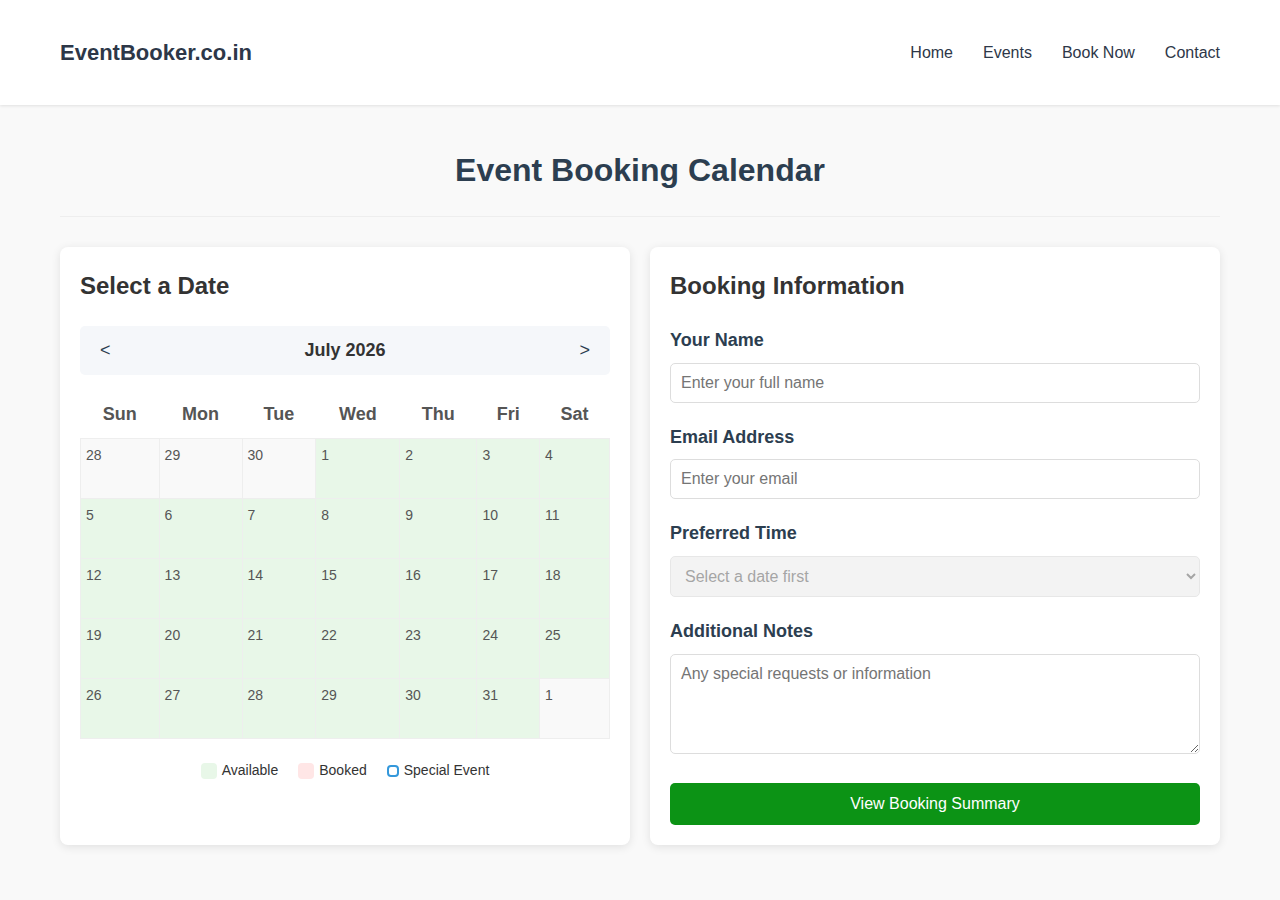
<file: Booknow.html>
<!DOCTYPE html>
<html lang="en">
<head>
    <meta charset="UTF-8">
    <meta name="viewport" content="width=device-width, initial-scale=1.0">
    <title>EventBooker.co.in</title>
    <link rel="icon" type="image/png" href="./images/eventbooker.jpg">
    <link rel="stylesheet" href="./main.css">
    <link rel="stylesheet" href="./responsive.css">
    <style>
        * {
            margin: 0;
            padding: 0;
            box-sizing: border-box;
            font-family: 'Segoe UI', Tahoma, Geneva, Verdana, sans-serif;
        }
        
        body {
            background-color: #f9f9f9;
            color: #333;
            line-height: 1.6;
        }
        
        .container {
            max-width: 1200px;
            margin: 0 auto;
            padding: 20px;
        }
        
        h1 {
            text-align: center;
            color: #2c3e50;
            padding: 20px 0;
            font-size: 32px;
            border-bottom: 1px solid #eee;
            margin-bottom: 30px;
        }
        
        .booking-container {
            display: flex;
            gap: 20px;
        }
        
        .calendar-container {
            flex: 1;
            background: white;
            border-radius: 8px;
            box-shadow: 0 2px 10px rgba(0, 0, 0, 0.1);
            padding: 20px;
        }
        
        .booking-info {
            flex: 1;
            background: white;
            border-radius: 8px;
            box-shadow: 0 2px 10px rgba(0, 0, 0, 0.1);
            padding: 20px;
        }
        
        .calendar-header {
            font-size: 24px;
            font-weight: 600;
            margin-bottom: 20px;
        }
        
        .month-navigation {
            display: flex;
            justify-content: space-between;
            align-items: center;
            background-color: #f5f7fa;
            padding: 10px 20px;
            border-radius: 5px;
            margin-bottom: 15px;
        }
        
        .month-navigation button {
            background: none;
            border: none;
            font-size: 18px;
            cursor: pointer;
            color: #2c3e50;
        }
        
        .month-year {
            font-weight: 600;
            font-size: 18px;
        }
        
        .calendar {
            width: 100%;
            border-collapse: collapse;
        }
        
        .calendar th {
            padding: 10px;
            text-align: center;
            font-weight: 600;
            color: #555;
        }
        
        .calendar td {
            padding: 15px 10px;
            text-align: center;
            border: 1px solid #eee;
            cursor: pointer;
            position: relative;
            height: 60px;
            vertical-align: top;
        }
        
        .calendar td:hover {
            background-color: #f5f7fa;
        }
        
        .date-number {
            position: absolute;
            top: 5px;
            left: 5px;
            font-size: 14px;
            color: #555;
        }
        
        .inactive {
            color: #ccc;
            background-color: #f9f9f9;
        }
        
        .today {
            border: 2px solid #3498db;
        }
        
        .available {
            background-color: #e8f7e8;
        }
        
        .booked {
            background-color: #ffe6e6;
        }
        
        .special-event {
            border: 2px solid #3498db;
        }
        
        .selected {
            background-color: #f5f5dc;
            border: 2px solid #f39c12;
        }
        
        .legend {
            display: flex;
            justify-content: center;
            gap: 20px;
            margin-top: 20px;
        }
        
        .legend-item {
            display: flex;
            align-items: center;
            gap: 5px;
            font-size: 14px;
        }
        
        .legend-color {
            width: 16px;
            height: 16px;
            border-radius: 4px;
        }
        
        .legend-available {
            background-color: #e8f7e8;
        }
        
        .legend-booked {
            background-color: #ffe6e6;
        }
        
        .legend-special {
            border: 2px solid #3498db;
            width: 12px;
            height: 12px;
        }
        
        .event-indicator {
            position: absolute;
            bottom: 5px;
            left: 0;
            right: 0;
            display: flex;
            justify-content: center;
            gap: 3px;
        }
        
        .event-dot {
            width: 6px;
            height: 6px;
            border-radius: 50%;
            background-color: #3498db;
        }
        
        .event-tooltip {
            position: absolute;
            background-color: #333;
            color: white;
            padding: 10px;
            border-radius: 5px;
            z-index: 100;
            width: 200px;
            box-shadow: 0 2px 10px rgba(0, 0, 0, 0.2);
            display: none;
            pointer-events: none;
        }
        
        .event-tooltip-title {
            font-weight: bold;
            margin-bottom: 5px;
        }
        
        .event-tooltip-time {
            font-size: 12px;
            margin-bottom: 5px;
        }
        
        .event-tooltip-location {
            font-size: 12px;
            font-style: italic;
        }
        
        .form-group {
            margin-bottom: 20px;
        }
        
        .form-group label {
            display: block;
            margin-bottom: 8px;
            font-weight: 600;
            color: #2c3e50;
        }
        
        .form-group input,
        .form-group textarea,
        .form-group select {
            width: 100%;
            padding: 10px;
            border: 1px solid #ddd;
            border-radius: 5px;
            font-size: 16px;
        }
        
        .form-group textarea {
            resize: vertical;
            min-height: 100px;
        }
        
        .btn {
            background-color: #0c9315;
            color: rgb(255, 255, 255);
            border: none;
            padding: 12px 20px;
            border-radius: 5px;
            cursor: pointer;
            font-size: 16px;
            width: 100%;
            transition: background-color 0.3s;
        }
        
        .btn:hover {
            background-color: #086226;
        }
        
        .event-details {
            margin-top: 20px;
            padding: 15px;
            background-color: #f5f7fa;
            border-radius: 5px;
            display: none;
        }
        
        .event-details h3 {
            margin-bottom: 10px;
            color: #2c3e50;
        }
        
        .event-info {
            margin-bottom: 5px;
        }
        
        .event-info strong {
            display: inline-block;
            min-width: 80px;
        }
        
        .tickets-section {
            margin-top: 20px;
            border-top: 1px solid #eee;
            padding-top: 15px;
        }
        
        .ticket-type {
            display: flex;
            justify-content: space-between;
            padding: 10px 0;
            border-bottom: 1px solid #eee;
        }
        
        .ticket-controls {
            display: flex;
            align-items: center;
            gap: 10px;
        }
        
        .quantity-control {
            display: flex;
            align-items: center;
        }
        
        .quantity-btn {
            background-color: #f0f0f0;
            color: #333;
            border: none;
            width: 30px;
            height: 30px;
            display: flex;
            align-items: center;
            justify-content: center;
            font-size: 18px;
            cursor: pointer;
        }
        
        .quantity {
            width: 40px;
            text-align: center;
            border: 1px solid #ddd;
            padding: 5px 0;
        }
        
        .booking-summary {
            margin-top: 20px;
            background-color: #f5f7fa;
            border-radius: 5px;
            padding: 15px;
        }
        
        .summary-title {
            font-weight: bold;
            margin-bottom: 10px;
        }
        
        .summary-row {
            display: flex;
            justify-content: space-between;
            margin-bottom: 5px;
        }
        
        .total-row {
            font-weight: bold;
            border-top: 1px solid #ddd;
            padding-top: 10px;
            margin-top: 10px;
        }
    </style>
</head>
<body>
    <header>
        <div class="container">
            <nav>
                <a href="#" class="logo">EventBooker.co.in</a>
                <ul class="nav-links">
                    <li><a href="index.html">Home</a></li>
                    <li><a href="Events.html">Events</a></li>
                    <li><a href="Booknow.html">Book Now</a></li>
                    <li><a href="Contacts.html">Contact</a></li>
                </ul>
            </nav>
        </div>
    </header>
    <div class="container">
        <h1>Event Booking Calendar</h1>
        
        <div class="booking-container">
            <div class="calendar-container">
                <div class="calendar-header">Select a Date</div>
                
                <div class="month-navigation">
                    <button id="prev-month">&lt;</button>
                    <div class="month-year" id="month-year">April 2025</div>
                    <button id="next-month">&gt;</button>
                </div>
                
                <table class="calendar" id="calendar">
                    <thead>
                        <tr>
                            <th>Sun</th>
                            <th>Mon</th>
                            <th>Tue</th>
                            <th>Wed</th>
                            <th>Thu</th>
                            <th>Fri</th>
                            <th>Sat</th>
                        </tr>
                    </thead>
                    <tbody id="calendar-body">
                        <!-- Calendar will be generated with JavaScript -->
                    </tbody>
                </table>
                
                <div class="legend">
                    <div class="legend-item">
                        <div class="legend-color legend-available"></div>
                        <span>Available</span>
                    </div>
                    <div class="legend-item">
                        <div class="legend-color legend-booked"></div>
                        <span>Booked</span>
                    </div>
                    <div class="legend-item">
                        <div class="legend-color legend-special"></div>
                        <span>Special Event</span>
                    </div>
                </div>
                
                <div class="event-tooltip" id="event-tooltip"></div>
            </div>
            
            <div class="booking-info">
                <div class="calendar-header">Booking Information</div>
                
                <div id="event-details" class="event-details">
                    <h3 id="event-title">Event Title</h3>
                    <div class="event-info"><strong>Date:</strong> <span id="event-date">April 15, 2025</span></div>
                    <div class="event-info"><strong>Time:</strong> <span id="event-time">7:00 PM - 9:00 PM</span></div>
                    <div class="event-info"><strong>Location:</strong> <span id="event-location">Grand Hall, Downtown</span></div>
                    <p id="event-description" style="margin-top: 10px;">
                        Event description will appear here with all the details about the event including activities, speakers, and more information.
                    </p>
                    
                    <div class="tickets-section">
                        <h3>Select Tickets</h3>
                        
                        <div class="ticket-type">
                            <div>
                                <div style="font-weight: bold;">General Ticket</div>
                                <div>₹2100.00</div>
                            </div>
                            <div class="ticket-controls">
                                <div class="quantity-control">
                                    <button class="quantity-btn" onclick="updateQuantity('general', -1)">-</button>
                                    <input type="text" class="quantity" id="general-quantity" value="0" readonly>
                                    <button class="quantity-btn" onclick="updateQuantity('general', 1)">+</button>
                                </div>
                            </div>
                        </div>
                        
                        <div class="ticket-type">
                            <div>
                                <div style="font-weight: bold;">VIP Access</div>
                                <div>₹7500.00</div>
                            </div>
                            <div class="ticket-controls">
                                <div class="quantity-control">
                                    <button class="quantity-btn" onclick="updateQuantity('vip', -1)">-</button>
                                    <input type="text" class="quantity" id="vip-quantity" value="0" readonly>
                                    <button class="quantity-btn" onclick="updateQuantity('vip', 1)">+</button>
                                </div>
                            </div>
                        </div>
                    </div>
                    
                    <div class="booking-summary">
                        <div class="summary-title">Booking Summary</div>
                        <div id="summary-items">
                            <!-- Will be populated by JavaScript -->
                            <div class="summary-row">
                                <div>No tickets selected</div>
                                <div></div>
                            </div>
                        </div>
                        <div class="summary-row total-row">
                            <div>Total</div>
                            <div id="total-amount">₹0.00</div>
                        </div>
                    </div>
                </div>
                
                <form id="booking-form">
                    <div class="form-group">
                        <label for="name">Your Name</label>
                        <input type="text" id="name" placeholder="Enter your full name" required>
                    </div>
                    
                    <div class="form-group">
                        <label for="email">Email Address</label>
                        <input type="email"  id="email" placeholder="Enter your email" required>
                    </div>
                    
                    <div class="form-group">
                        <label for="time">Preferred Time</label>
                        <select id="time" disabled>
                            <option value="">Select a date first</option>
                        </select>
                    </div>
                    
                    <div class="form-group">
                        <label for="notes">Additional Notes</label>
                        <textarea id="notes" placeholder="Any special requests or information"></textarea>
                    </div>
                    
                    <button type="button" class="btn" id="summary-btn">View Booking Summary</button>
                </form>
            </div>
        </div>
    </div>

    
    <script src="main.js"></script>
    <script src="validation.js"></script>
</body>
</html>
</file>
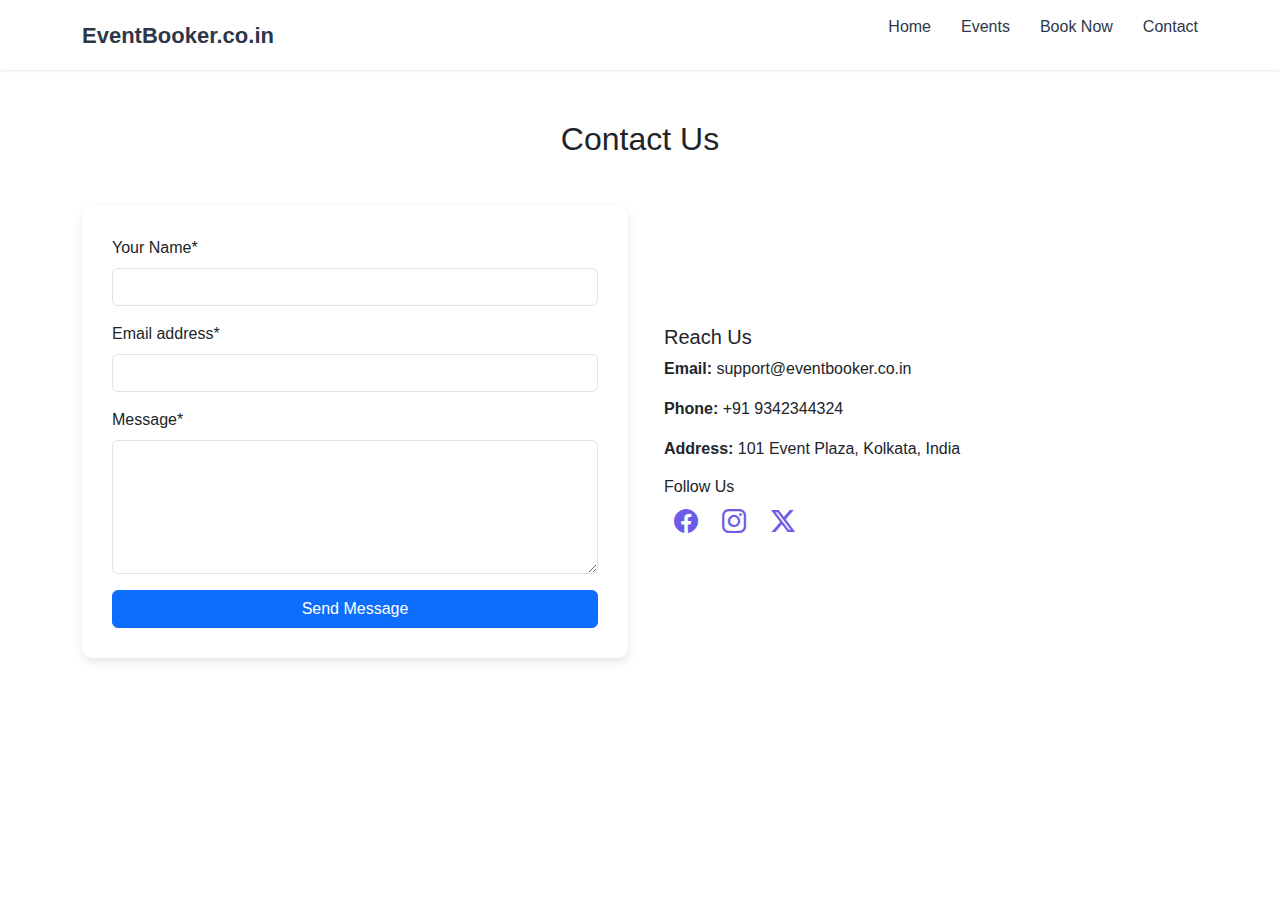
<file: Contacts.html>
<!DOCTYPE html>
<html lang="en">
<head>
  <meta charset="UTF-8" />
  <meta name="viewport" content="width=device-width, initial-scale=1.0"/>
  <title>EventBooker</title>
  <link rel="icon" type="image/png" href="./images/eventbooker.jpg">
  <link rel="stylesheet" href="./main.css">
  <link rel="stylesheet" href="./responsive.css">
  <link href="https://cdn.jsdelivr.net/npm/bootstrap@5.3.3/dist/css/bootstrap.min.css" rel="stylesheet"/>

</head>
<body>
    <header>
        <div class="container">
            <nav>
                <a href="#" class="logo">EventBooker.co.in</a>
                <ul class="nav-links">
                    <li><a href="index.html">Home</a></li>
                    <li><a href="Events.html">Events</a></li>
                    <li><a href="Booknow.html">Book Now</a></li>
                    <li><a href="Contacts.html">Contact</a></li>
                </ul>
            </nav>
        </div>
    </header>

  <div class="container contact-section">
    <h2 class="text-center mb-5">Contact Us</h2>
    <div class="row">
      <!--\ Contact Form -->
      <div class="col-md-6">
        <div class="contact-form">
          <form id="contactForm">
            <div class="mb-3">
              <label for="name" class="form-label">Your Name*</label>
              <input type="text" class="form-control" id="name" required />
            </div>
            <div class="mb-3">
              <label for="email" class="form-label">Email address*</label>
              <input type="email" class="form-control" id="email" required />
            </div>
            <div class="mb-3">
              <label for="message" class="form-label">Message*</label>
              <textarea class="form-control" id="message" rows="5" required></textarea>
            </div>
            <button type="submit" class="btn btn-primary w-100">Send Message</button>
          </form>
          <div id="contactConfirmation" class="alert alert-success mt-3 d-none">
            ✅ Message sent successfully!
          </div>
        </div>
      </div>

      <!-- Contact Info -->
      <div class="col-md-6 d-flex flex-column justify-content-center align-items-start px-4">
        <h5>Reach Us</h5>
        <p><strong>Email:</strong> support@eventbooker.co.in</p>
        <p><strong>Phone:</strong> +91 9342344324</p>
        <p><strong>Address:</strong> 101 Event Plaza, Kolkata, India</p>
        <h6>Follow Us</h6>
        <div class="social-icons">
          <a href="#"><i class="bi bi-facebook"></i></a>
          <a href="#"><i class="bi bi-instagram"></i></a>
          <a href="#"><i class="bi bi-twitter-x"></i></a>
        </div>
      </div>
    </div>
  </div>

  <script src="main.js"></script>
  <script src="validation.js"></script>
<link href="https://cdn.jsdelivr.net/npm/bootstrap-icons@1.10.5/font/bootstrap-icons.css" rel="stylesheet">
</body>
</html>
</file>
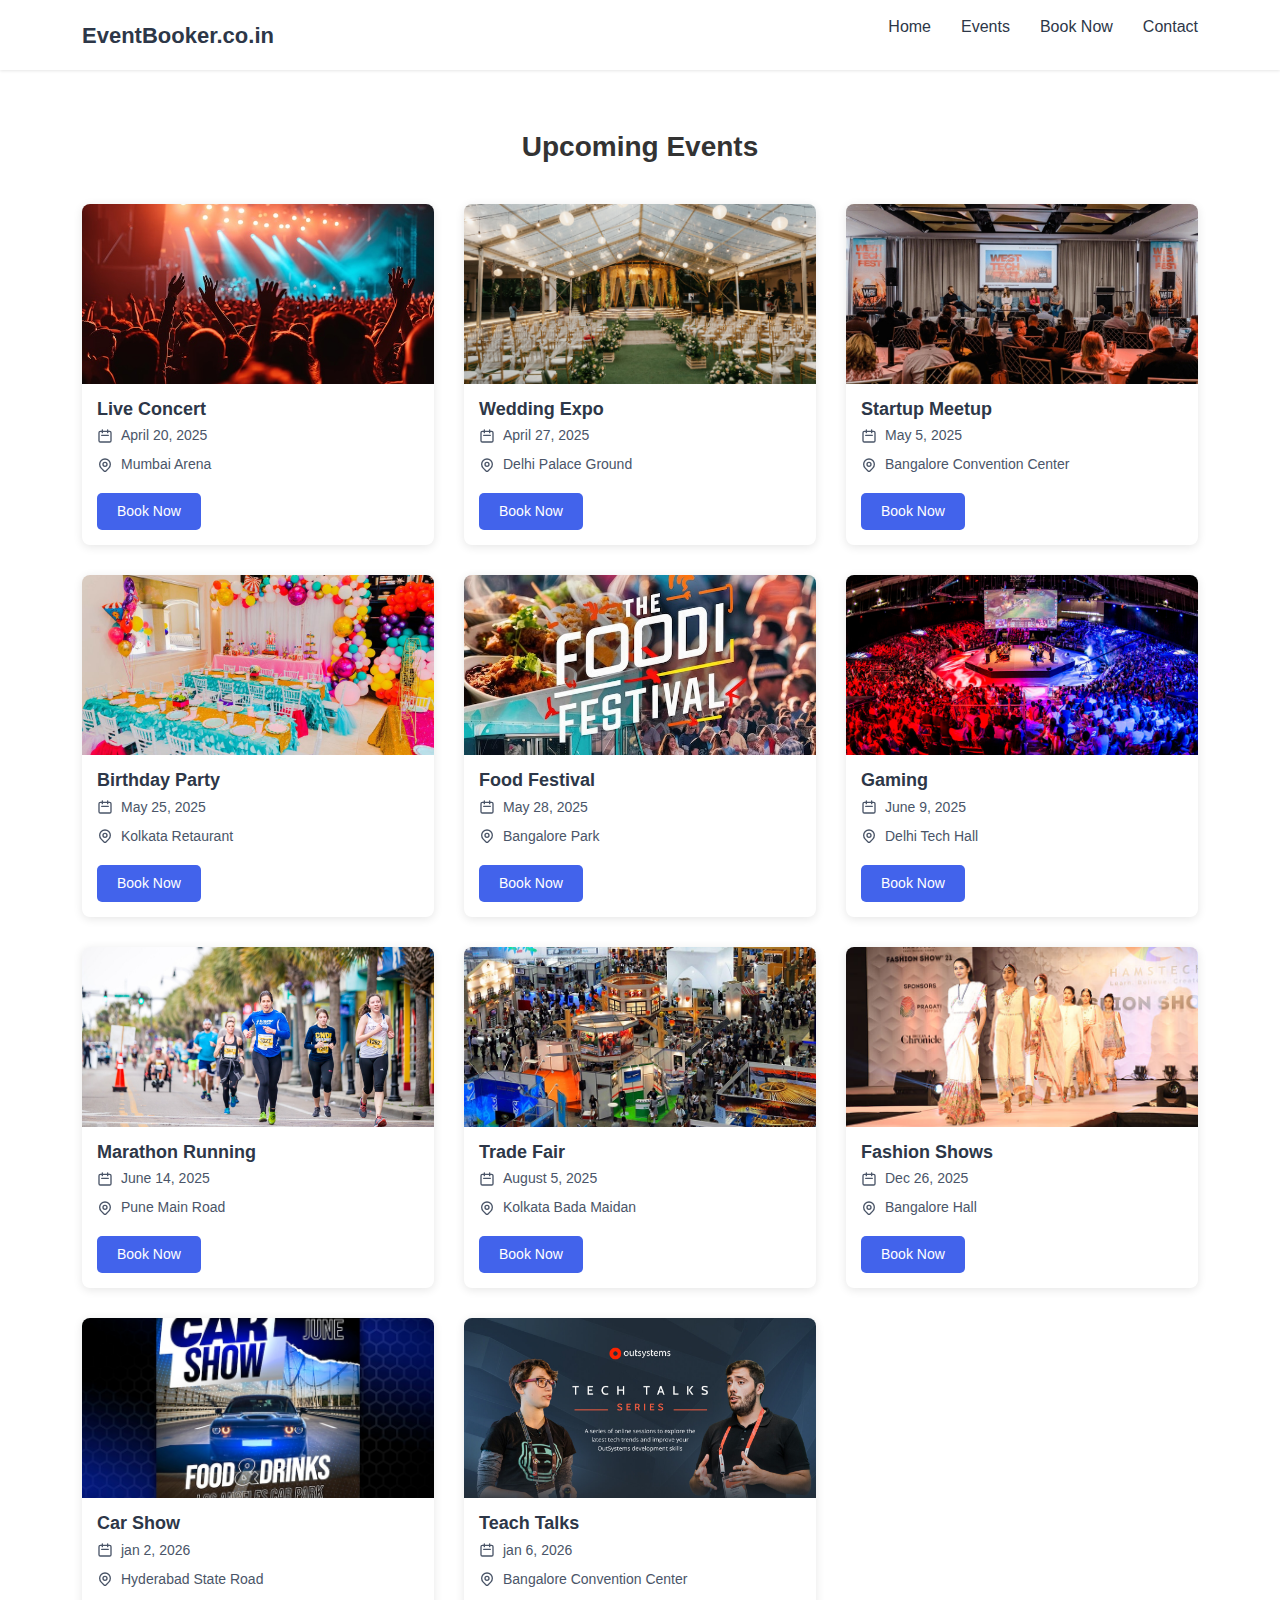
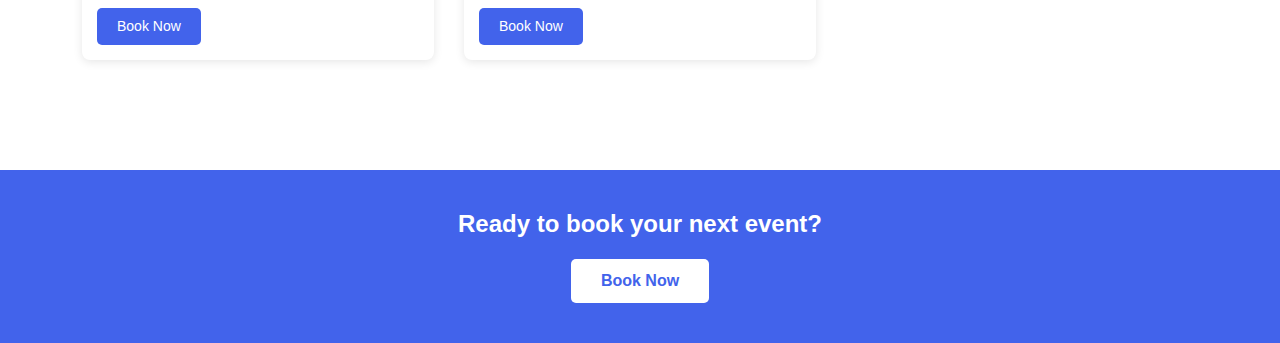
<file: Events.html>
<!DOCTYPE html>
<html lang="en">
<head>
    <meta charset="UTF-8">
    <meta name="viewport" content="width=device-width, initial-scale=1.0">
    <title>EventBooker.co.in</title>
    <link rel="icon" type="image/png" href="./images/eventbooker.jpg">
    <link rel="stylesheet" href="./main.css">
  <link rel="stylesheet" href="./responsive.css">
  <link href="https://cdn.jsdelivr.net/npm/bootstrap@5.3.3/dist/css/bootstrap.min.css" rel="stylesheet"/>
</head>
<body>
    <header>
        <div class="container">
            <nav>
                <a href="#" class="logo">EventBooker.co.in</a>
                <ul class="nav-links">
                    <li><a href="index.html">Home</a></li>
                    <li><a href="Events.html">Events</a></li>
                    <li><a href="Booknow.html">Book Now</a></li>
                    <li><a href="Contacts.html">Contact</a></li>
                </ul>
            </nav>
        </div>
    </header>
    
    <section class="events-section">
        <div class="container">
            <h1 class="section-title">Upcoming Events</h1>
            
            <div class="events-grid" id="events-grid">
                <!-- Event cards will be dynamically added here -->
            </div>
        </div>
    </section>
    
    <section class="cta-section">
        <div class="container">
            <h2 class="cta-title">Ready to book your next event?</h2>
            <a href="Booknow.html" class="cta-btn">Book Now</a>
        </div>
    </section>

    <script src="main.js"></script>
    <script src="validation.js"></script>
</body>
</html>
</file>
<file: main.css>
* {
    box-sizing: border-box;
    margin: 0;
    padding: 0;
    font-family: -apple-system, BlinkMacSystemFont, 'Segoe UI', Roboto, Oxygen, Ubuntu, Cantarell, sans-serif;
}
body {
    background-color: #f8f9fa;
    color: #333;
    line-height: 1.6;
}


h1, h2, h3, h4, h5, h6 {
    font-family: var(--heading-font);
    font-weight: 600;
}

.container {
    max-width: 1100px;
    margin: 0 auto;
    padding: 0 20px;
}
 /* Header */
 header {
    background-color: #fff;
    box-shadow: 0 1px 3px rgba(0, 0, 0, 0.1);
    padding: 15px 0;
}

nav {
    display: flex;
    justify-content: space-between;
    align-items: center;
}

.logo {
    font-size: 22px;
    font-weight: bold;
    color: #2d3748;
    text-decoration: none;
}

.nav-links {
    display: flex;
    list-style: none;
}

.nav-links li {
    margin-left: 30px;
}

.nav-links a {
    text-decoration: none;
    color: #2d3748;
    font-weight: 500;
    font-size: 16px;
    transition: color 0.3s;
}

.nav-links a:hover {
    color: #4263eb;
}

/* Events Section */
.events-section {
    padding: 60px 0;
}

.section-title {
    text-align: center;
    font-size: 32px;
    color: #2d3748;
    margin-bottom: 50px;
    font-weight: 600;
}

.events-grid {
    display: grid;
    grid-template-columns: repeat(auto-fill, minmax(300px, 1fr));
    gap: 30px;
    margin-bottom: 50px;
}

.event-card {
    background-color: #fff;
    border-radius: 10px;
    overflow: hidden;
    box-shadow: 0 4px 6px rgba(0, 0, 0, 0.1);
    transition: transform 0.3s, box-shadow 0.3s;
}

.event-card:hover {
    transform: translateY(-5px);
    box-shadow: 0 10px 20px rgba(0, 0, 0, 0.1);
}

.event-image {
    height: 180px;
    width: 100%;
    object-fit: cover;
}

.event-details {
    padding: 20px;
}

.event-title {
    font-size: 20px;
    font-weight: 600;
    margin-bottom: 10px;
    color: #2d3748;
}

.event-info {
    display: flex;
    align-items: center;
    margin-bottom: 8px;
    color: #4a5568;
    font-size: 14px;
}

.event-info svg {
    width: 16px;
    height: 16px;
    margin-right: 8px;
}

.book-btn {
    display: inline-block;
    background-color: #4263eb;
    color: #fff;
    padding: 8px 20px;
    border-radius: 5px;
    text-decoration: none;
    font-weight: 500;
    transition: background-color 0.3s;
    border: none;
    cursor: pointer;
    font-size: 14px;
    margin-top: 10px;
}

.book-btn:hover {
    background-color: #3251db;
}

/* CTA Section */
.cta-section {
    background-color: #4263eb;
    color: #fff;
    padding: 40px 0;
    text-align: center;
}

.cta-title {
    font-size: 24px;
    font-weight: 600;
    margin-bottom: 20px;
}

.cta-btn {
    display: inline-block;
    background-color: #fff;
    color: #4263eb;
    padding: 10px 30px;
    border-radius: 5px;
    text-decoration: none;
    font-weight: 600;
    transition: background-color 0.3s;
}

.cta-btn:hover {
    background-color: #f8f9fa;
}

/*hero section*/
.hero {
    background-color: #5856D6;
    color: #fff;
    padding: 60px 0;
    text-align: center;
}

.hero-content {
    max-width: 700px;
    margin: 0 auto;
}

.hero-title {
    font-size: 42px;
    font-weight: 700;
    margin-bottom: 30px;
    line-height: 1.2;
}

.bta-btn {
    display: inline-block;
    padding: 12px 30px;
    background-color: #4CD4CA;
    color: #fff;
    border-radius: 5px;
    text-decoration: none;
    font-weight: 600;
    transition: background-color 0.3s;
}

.bta-btn:hover {
    background-color: #3bc0b7;
}

/* Featured Events Section */
.featured-events {
    padding: 60px 0;
}

.section-title {
    font-size: 28px;
    font-weight: 700;
    text-align: center;
    margin-bottom: 40px;
    color: #333;
}

.events-grid {
    display: grid;
    grid-template-columns: repeat(auto-fit, minmax(280px, 1fr));
    gap: 30px;
}

.event-card {
    background-color: #fff;
    border-radius: 8px;
    overflow: hidden;
    box-shadow: 0 2px 10px rgba(0, 0, 0, 0.1);
    transition: transform 0.3s, box-shadow 0.3s;
}

.event-card:hover {
    transform: translateY(-5px);
    box-shadow: 0 8px 15px rgba(0, 0, 0, 0.1);
}

.event-image {
    height: 180px;
    width: 100%;
    object-fit: cover;
}

.event-details {
    padding: 15px;
}

.event-title {
    font-size: 18px;
    font-weight: 600;
    margin-bottom: 5px;
}

.event-date {
    color: #666;
    font-size: 14px;
    margin-bottom: 5px;
}

.event-type {
    color: #888;
    font-size: 14px;
}

/* How It Works Section */
.how-it-works {
    padding: 60px 0;
    background-color: #fff;
}

.steps {
    display: flex;
    justify-content: space-around;
    max-width: 900px;
    margin: 0 auto;
    text-align: center;
}

.step {
    flex: 1;
    padding: 0 15px;
    max-width: 250px;
}

.step-icon {
    background-color: #f2f7fd;
    width: 70px;
    height: 70px;
    border-radius: 50%;
    display: flex;
    justify-content: center;
    align-items: center;
    margin: 0 auto 20px;
    color: #4CD4CA;
}

.step-icon svg {
    width: 32px;
    height: 32px;
}

.step-arrow {
    display: flex;
    align-items: center;
    color: #ccc;
}

.step-title {
    font-weight: 600;
    margin-bottom: 5px;
    font-size: 16px;
}

.step-description {
    color: #666;
    font-size: 14px;
}


/*footer styles*/
footer {
    background-color: #333;
    color: #fff;
    padding: 40px 0 20px;
}

.footer-content {
    display: grid;
    grid-template-columns: repeat(auto-fit, minmax(200px, 1fr));
    gap: 30px;
    margin-bottom: 30px;
}

.footer-column h3 {
    font-size: 18px;
    margin-bottom: 15px;
    font-weight: 600;
}

.footer-links {
    list-style: none;
}

.footer-links li {
    margin-bottom: 10px;
}

.footer-links a {
    color: #ddd;
    transition: color 0.3s;
}

.footer-links a:hover {
    color: #4CD4CA;
}

.social-links {
    display: flex;
    gap: 15px;
    margin-top: 10px;
}

.social-icon {
    width: 36px;
    height: 36px;
    background-color: #444;
    border-radius: 50%;
    display: flex;
    justify-content: center;
    align-items: center;
    transition: background-color 0.3s;
}

.social-icon:hover {
    background-color: #4CD4CA;
}

.footer-bottom {
    text-align: center;
    padding-top: 20px;
    border-top: 1px solid #444;
    font-size: 14px;
    color: #aaa;
}


/*Book Now*/

/*contact section*/

.contact-section {
    padding: 50px 0;
  }
  .contact-form {
    background: white;
    padding: 30px;
    border-radius: 10px;
    box-shadow: 0 4px 10px rgba(0,0,0,0.1);
  }
  .social-icons a {
    font-size: 1.5rem;
    margin: 0 10px;
    color: #6c5ce7;
    transition: 0.3s;
  }
  .social-icons a:hover {
    color: #00cec9;
  }
</file>
<file: responsive.css>
/* Responsive styles for the portfolio website */

/* Mobile styles */
@media (max-width: 600px) {
    body {
        font-size: 14px;
    }
    .header {
        padding: 10px;
    }
    .portfolio-item {
        flex-direction: column;
        margin-bottom: 20px;
    }
}

/* Mobile Styles */
@media screen and (max-width: 480px) {
    header {
        padding: 1rem 0;
    }

    h1 {
        font-size: 1.5rem;
    }

    h2 {
        font-size: 1.2rem;
    }

    section {
        padding: 1rem;
        margin-bottom: 1.5rem;
    }

    footer {
        position: relative;
    }
}

/* Tablet styles */
@media (min-width: 601px) and (max-width: 1024px) {
    body {
        font-size: 16px;
    }
    .header {
        padding: 20px;
    }
    .portfolio-item {
        flex-direction: row;
        margin-bottom: 30px;
    }
}

/* Tablet Styles */
@media screen and (max-width: 768px) {
    nav ul {
        flex-direction: column;
        align-items: center;
        gap: 1rem;
    }

    main {
        padding: 1rem;
    }

    section {
        padding: 1.5rem;
    }
}

/* Desktop styles */
@media (min-width: 1025px) {
    body {
        font-size: 18px;
    }
    .header {
        padding: 30px;
    }
    .portfolio-item {
        flex-direction: row;
        margin-bottom: 40px;
    }
}
</file>
